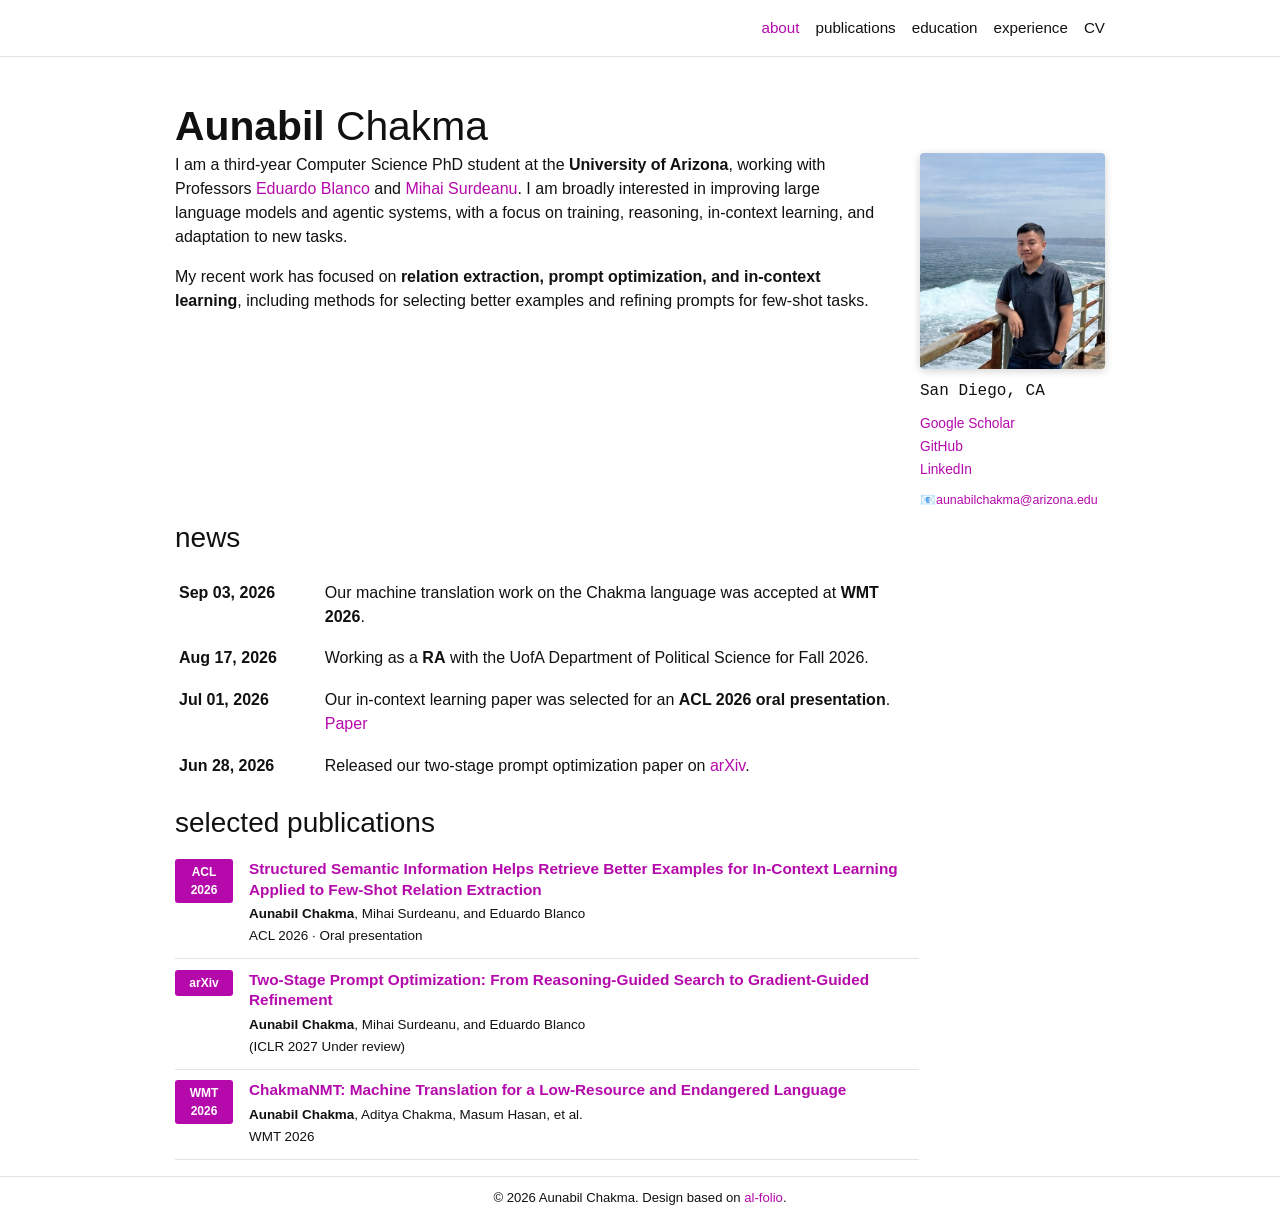
<file: index.html>
<!doctype html>
<html lang="en">
  <head>
    <meta charset="utf-8" />
    <meta name="viewport" content="width=device-width, initial-scale=1" />
    <meta
      name="description"
      content="Aunabil Chakma is a Computer Science PhD student researching natural language processing, large language models, and in-context learning."
    />
    <meta name="color-scheme" content="light" />
    <title>Aunabil Chakma</title>
    <link rel="stylesheet" href="assets/css/style.css" />
    <script defer src="assets/js/main.js"></script>
  </head>
  <body class="page-home">
    <a class="skip-link" href="#content">Skip to content</a>
    <header class="site-header">
      <nav class="nav container" aria-label="Primary navigation">
        <a class="brand" href="index.html">Aunabil Chakma</a>
        <button class="menu-button" type="button" aria-expanded="false" aria-controls="primary-links" aria-label="Toggle navigation">
          <span></span>
        </button>
        <div class="nav-links" id="primary-links">
          <a href="index.html" aria-current="page">about</a>
          <a href="publications.html">publications</a>
          <a href="education.html">education</a>
          <a href="experience.html">experience</a>
          <a href="cv.pdf">CV</a>
        </div>
      </nav>
    </header>

    <main class="page container" id="content">
      <header>
        <h1 class="page-title"><strong>Aunabil</strong> Chakma</h1>
        <!-- <p class="subtitle">PhD student in Computer Science at the University of Arizona</p> -->
      </header>

      <section class="intro" aria-label="Research profile">
        <div class="bio">
          <p>
            I am a third-year Computer Science PhD student at the <strong>University of Arizona</strong>, working with Professors
            <a href="https://eduardoblanco.github.io/">Eduardo Blanco</a> and
            <a href="https://surdeanu.cs.arizona.edu//mihai/">Mihai Surdeanu</a>. I am broadly interested in improving large language models and agentic systems, with a focus on training, reasoning, in-context learning, and adaptation to new tasks.
          </p>
          <p>
            My recent work has focused on <strong>relation extraction, prompt optimization, and in-context learning</strong>, including methods
            for selecting better examples and refining prompts for few-shot tasks.
          </p>
        </div>
        <aside class="profile">
          <img class="profile-photo" src="assets/img/profile_photo.jpg" alt="Aunabil Chakma" width="520" height="608" />
          <div class="profile-meta">
            <span>San Diego, CA</span>
          </div>
          <div class="profile-links" aria-label="Academic and professional profiles">
            <a href="https://scholar.google.com/citations?user=LQepJpUAAAAJ&amp;hl=en">Google Scholar</a>
            <a href="https://github.com/Aunabil4602">GitHub</a>
            <a href="https://www.linkedin.com/in/aunabil-chakma-56052119b">LinkedIn</a>
          </div>
          <a class="profile-email" href="mailto:aunabilchakma@arizona.edu">&#128231;aunabilchakma@arizona.edu</a>
        </aside>
      </section>

      <section class="home-news" aria-labelledby="news-heading">
        <h2 id="news-heading"><a href="news.html" style="color: inherit">news</a></h2>
        <div
          class="news-frame"
          data-news-source="news.html"
          tabindex="0"
          aria-label="Recent news; scroll for more"
          aria-live="polite"
        >
          <p>Loading news…</p>
        </div>
      </section>

      <section class="selected-publications" aria-labelledby="selected-publications-heading">
        <h2 id="selected-publications-heading"><a href="publications.html" style="color: inherit">selected publications</a></h2>
        <article class="publication">
          <span class="venue-badge">ACL 2026</span>
          <div>
            <h3 class="publication-title">
              <a href="https://aclanthology.org/2026.acl-long.1664/"
                >Structured Semantic Information Helps Retrieve Better Examples for In-Context Learning Applied to Few-Shot Relation Extraction</a
              >
            </h3>
            <p class="authors"><strong>Aunabil Chakma</strong>, Mihai Surdeanu, and Eduardo Blanco</p>
            <p class="venue">ACL 2026 · Oral presentation</p>
          </div>
        </article>
        <article class="publication">
          <span class="venue-badge">arXiv</span>
          <div>
            <h3 class="publication-title">
              <a href="https://arxiv.org/abs/2606.29639"
                >Two-Stage Prompt Optimization: From Reasoning-Guided Search to Gradient-Guided Refinement</a
              >
            </h3>
            <p class="authors"><strong>Aunabil Chakma</strong>, Mihai Surdeanu, and Eduardo Blanco</p>
            <p class="venue">(ICLR 2027 Under review)</p>
          </div>
        </article>
        <article class="publication">
          <span class="venue-badge">WMT 2026</span>
          <div>
            <h3 class="publication-title">
              <a href="https://arxiv.org/abs/2410.10219">ChakmaNMT: Machine Translation for a Low-Resource and Endangered Language</a>
            </h3>
            <p class="authors"><strong>Aunabil Chakma</strong>, Aditya Chakma, Masum Hasan, et al.</p>
            <p class="venue">WMT 2026</p>
          </div>
        </article>
      </section>
    </main>

    <footer class="site-footer">
      <div class="container">© 2026 Aunabil Chakma. Design based on <a href="https://github.com/alshedivat/al-folio">al-folio</a>.</div>
    </footer>
  </body>
</html>
</file>
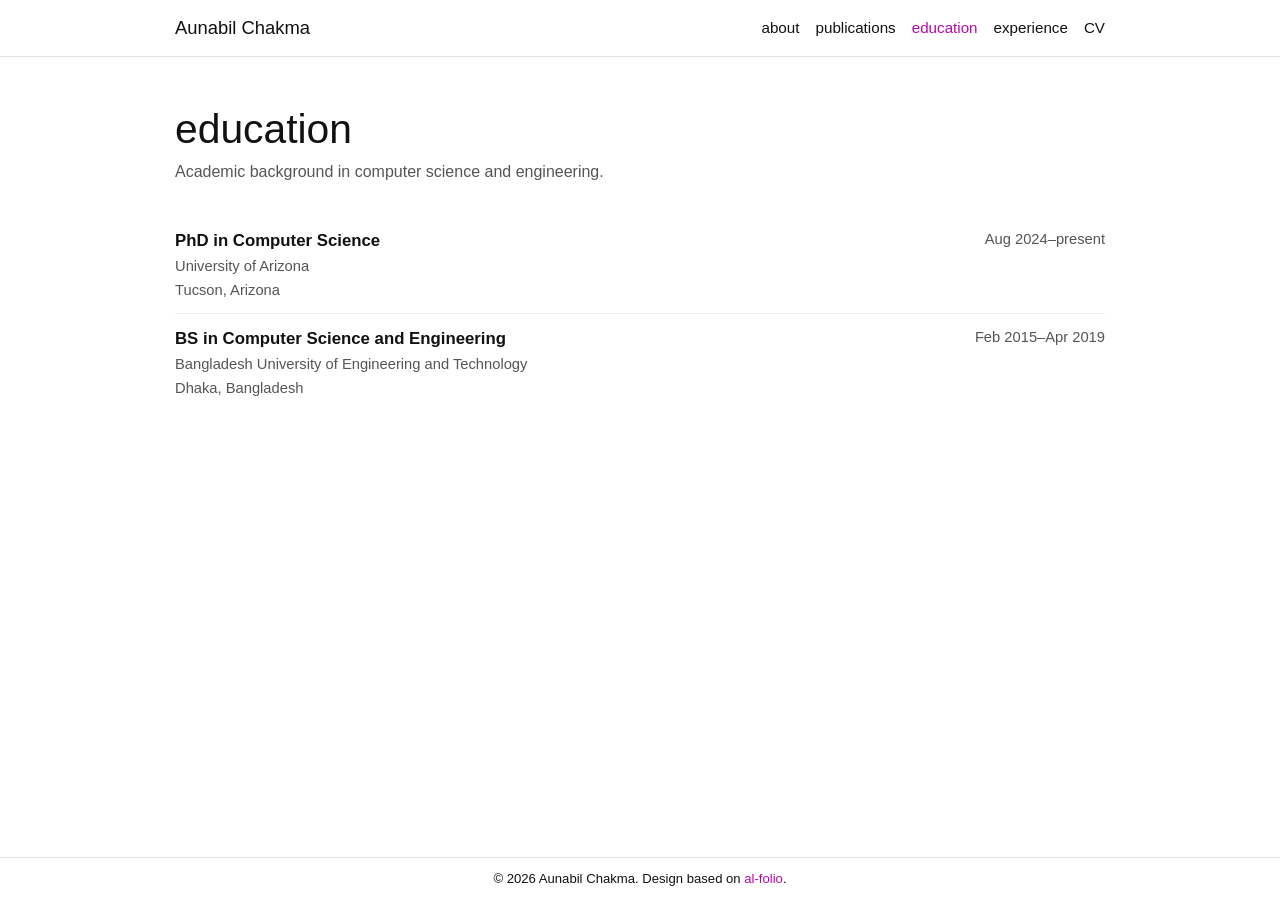
<file: education.html>
<!doctype html>
<html lang="en">
  <head>
    <meta charset="utf-8" />
    <meta name="viewport" content="width=device-width, initial-scale=1" />
    <meta name="description" content="Education of Aunabil Chakma." />
    <meta name="color-scheme" content="light" />
    <title>Education | Aunabil Chakma</title>
    <link rel="stylesheet" href="assets/css/style.css" />
    <script defer src="assets/js/main.js"></script>
  </head>
  <body>
    <a class="skip-link" href="#content">Skip to content</a>
    <header class="site-header">
      <nav class="nav container" aria-label="Primary navigation">
        <a class="brand" href="index.html">Aunabil Chakma</a>
        <button class="menu-button" type="button" aria-expanded="false" aria-controls="primary-links" aria-label="Toggle navigation">
          <span></span>
        </button>
        <div class="nav-links" id="primary-links">
          <a href="index.html">about</a>
          <a href="publications.html">publications</a>
          <a href="education.html" aria-current="page">education</a>
          <a href="experience.html">experience</a>
          <a href="cv.pdf">CV</a>
        </div>
      </nav>
    </header>

    <main class="page container" id="content">
      <h1 class="page-title">education</h1>
      <p class="lead">Academic background in computer science and engineering.</p>

      <section class="cv-section" aria-label="Degrees">
        <article class="cv-entry">
          <div>
            <h2 class="cv-entry-title">PhD in Computer Science</h2>
            <p class="cv-entry-subtitle">University of Arizona</p>
            <p class="cv-entry-detail">Tucson, Arizona</p>
          </div>
          <time class="cv-date">Aug 2024–present</time>
        </article>
        <article class="cv-entry">
          <div>
            <h2 class="cv-entry-title">BS in Computer Science and Engineering</h2>
            <p class="cv-entry-subtitle">Bangladesh University of Engineering and Technology</p>
            <p class="cv-entry-detail">Dhaka, Bangladesh</p>
          </div>
          <time class="cv-date">Feb 2015–Apr 2019</time>
        </article>
      </section>
    </main>

    <footer class="site-footer">
      <div class="container">© 2026 Aunabil Chakma. Design based on <a href="https://github.com/alshedivat/al-folio">al-folio</a>.</div>
    </footer>
  </body>
</html>
</file>
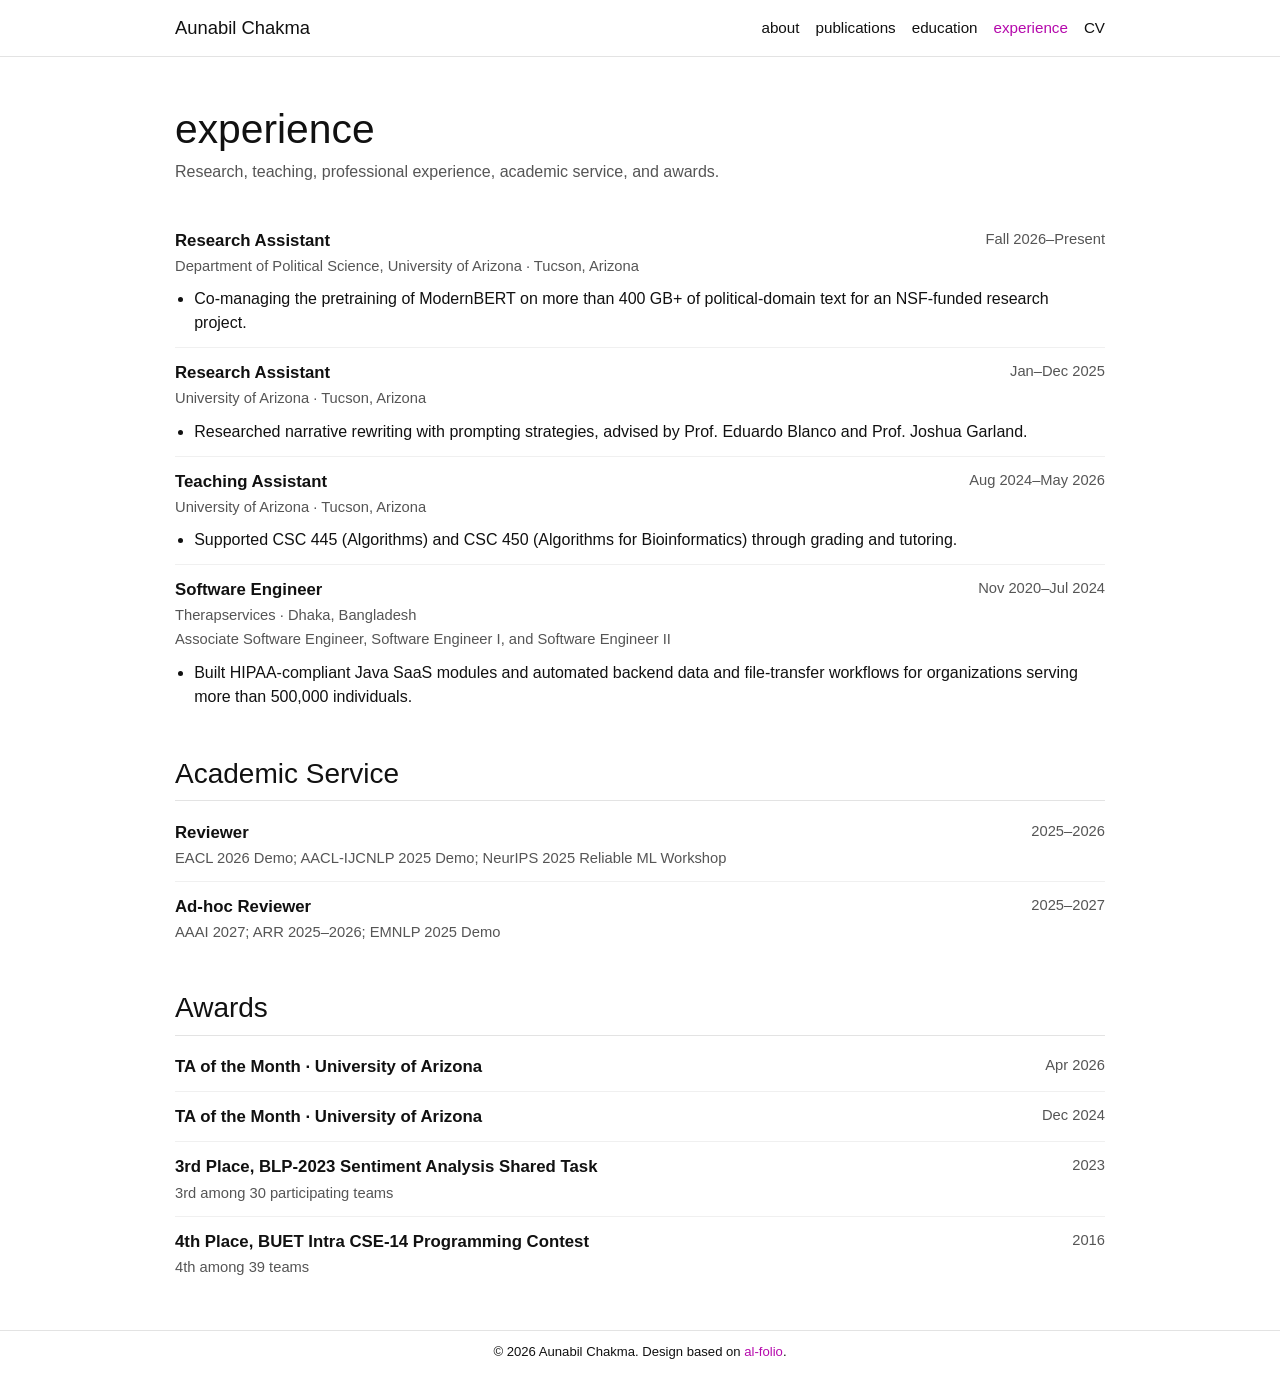
<file: experience.html>
<!doctype html>
<html lang="en">
  <head>
    <meta charset="utf-8" />
    <meta name="viewport" content="width=device-width, initial-scale=1" />
    <meta name="description" content="Research, teaching, and professional experience of Aunabil Chakma." />
    <meta name="color-scheme" content="light" />
    <title>Experience | Aunabil Chakma</title>
    <link rel="stylesheet" href="assets/css/style.css" />
    <script defer src="assets/js/main.js"></script>
  </head>
  <body>
    <a class="skip-link" href="#content">Skip to content</a>
    <header class="site-header">
      <nav class="nav container" aria-label="Primary navigation">
        <a class="brand" href="index.html">Aunabil Chakma</a>
        <button class="menu-button" type="button" aria-expanded="false" aria-controls="primary-links" aria-label="Toggle navigation">
          <span></span>
        </button>
        <div class="nav-links" id="primary-links">
          <a href="index.html">about</a>
          <a href="publications.html">publications</a>
          <a href="education.html">education</a>
          <a href="experience.html" aria-current="page">experience</a>
          <a href="cv.pdf">CV</a>
        </div>
      </nav>
    </header>

    <main class="page container" id="content">
      <h1 class="page-title">experience</h1>
      <p class="lead">Research, teaching, professional experience, academic service, and awards.</p>

      <section class="cv-section" aria-label="Experience">
        <article class="cv-entry">
          <div>
            <h2 class="cv-entry-title">Research Assistant</h2>
            <p class="cv-entry-subtitle">Department of Political Science, University of Arizona · Tucson, Arizona</p>
          </div>
          <time class="cv-date">Fall 2026–Present</time>
          <ul>
            <li>Co-managing the pretraining of ModernBERT on more than 400 GB+ of political-domain text for an NSF-funded research project.</li>
          </ul>
        </article>
        <article class="cv-entry">
          <div>
            <h2 class="cv-entry-title">Research Assistant</h2>
            <p class="cv-entry-subtitle">University of Arizona · Tucson, Arizona</p>
          </div>
          <time class="cv-date">Jan–Dec 2025</time>
          <ul>
            <li>Researched narrative rewriting with prompting strategies, advised by Prof. Eduardo Blanco and Prof. Joshua Garland.</li>
          </ul>
        </article>
        <article class="cv-entry">
          <div>
            <h2 class="cv-entry-title">Teaching Assistant</h2>
            <p class="cv-entry-subtitle">University of Arizona · Tucson, Arizona</p>
          </div>
          <time class="cv-date">Aug 2024–May 2026</time>
          <ul>
            <li>Supported CSC 445 (Algorithms) and CSC 450 (Algorithms for Bioinformatics) through grading and tutoring.</li>
          </ul>
        </article>
        <article class="cv-entry">
          <div>
            <h2 class="cv-entry-title">Software Engineer</h2>
            <p class="cv-entry-subtitle">Therapservices · Dhaka, Bangladesh</p>
            <p class="cv-entry-detail">Associate Software Engineer, Software Engineer I, and Software Engineer II</p>
          </div>
          <time class="cv-date">Nov 2020–Jul 2024</time>
          <ul>
            <li>
              Built HIPAA-compliant Java SaaS modules and automated backend data and file-transfer workflows for organizations serving more than
              500,000 individuals.
            </li>
          </ul>
        </article>
      </section>

      <section class="cv-section" aria-labelledby="service-heading">
        <h2 id="service-heading">Academic Service</h2>
        <article class="cv-entry">
          <div>
            <h3 class="cv-entry-title">Reviewer</h3>
            <p class="cv-entry-subtitle">EACL 2026 Demo; AACL-IJCNLP 2025 Demo; NeurIPS 2025 Reliable ML Workshop</p>
          </div>
          <time class="cv-date">2025–2026</time>
        </article>
        <article class="cv-entry">
          <div>
            <h3 class="cv-entry-title">Ad-hoc Reviewer</h3>
            <p class="cv-entry-subtitle">AAAI 2027; ARR 2025–2026; EMNLP 2025 Demo</p>
          </div>
          <time class="cv-date">2025–2027</time>
        </article>
      </section>

      <section class="cv-section" aria-labelledby="awards-heading">
        <h2 id="awards-heading">Awards</h2>
        <article class="cv-entry">
          <div><h3 class="cv-entry-title">TA of the Month · University of Arizona</h3></div>
          <time class="cv-date">Apr 2026</time>
        </article>
        <article class="cv-entry">
          <div><h3 class="cv-entry-title">TA of the Month · University of Arizona</h3></div>
          <time class="cv-date">Dec 2024</time>
        </article>
        <article class="cv-entry">
          <div>
            <h3 class="cv-entry-title">3rd Place, BLP-2023 Sentiment Analysis Shared Task</h3>
            <p class="cv-entry-subtitle">3rd among 30 participating teams</p>
          </div>
          <time class="cv-date">2023</time>
        </article>
        <article class="cv-entry">
          <div>
            <h3 class="cv-entry-title">4th Place, BUET Intra CSE-14 Programming Contest</h3>
            <p class="cv-entry-subtitle">4th among 39 teams</p>
          </div>
          <time class="cv-date">2016</time>
        </article>
      </section>
    </main>

    <footer class="site-footer">
      <div class="container">© 2026 Aunabil Chakma. Design based on <a href="https://github.com/alshedivat/al-folio">al-folio</a>.</div>
    </footer>
  </body>
</html>
</file>
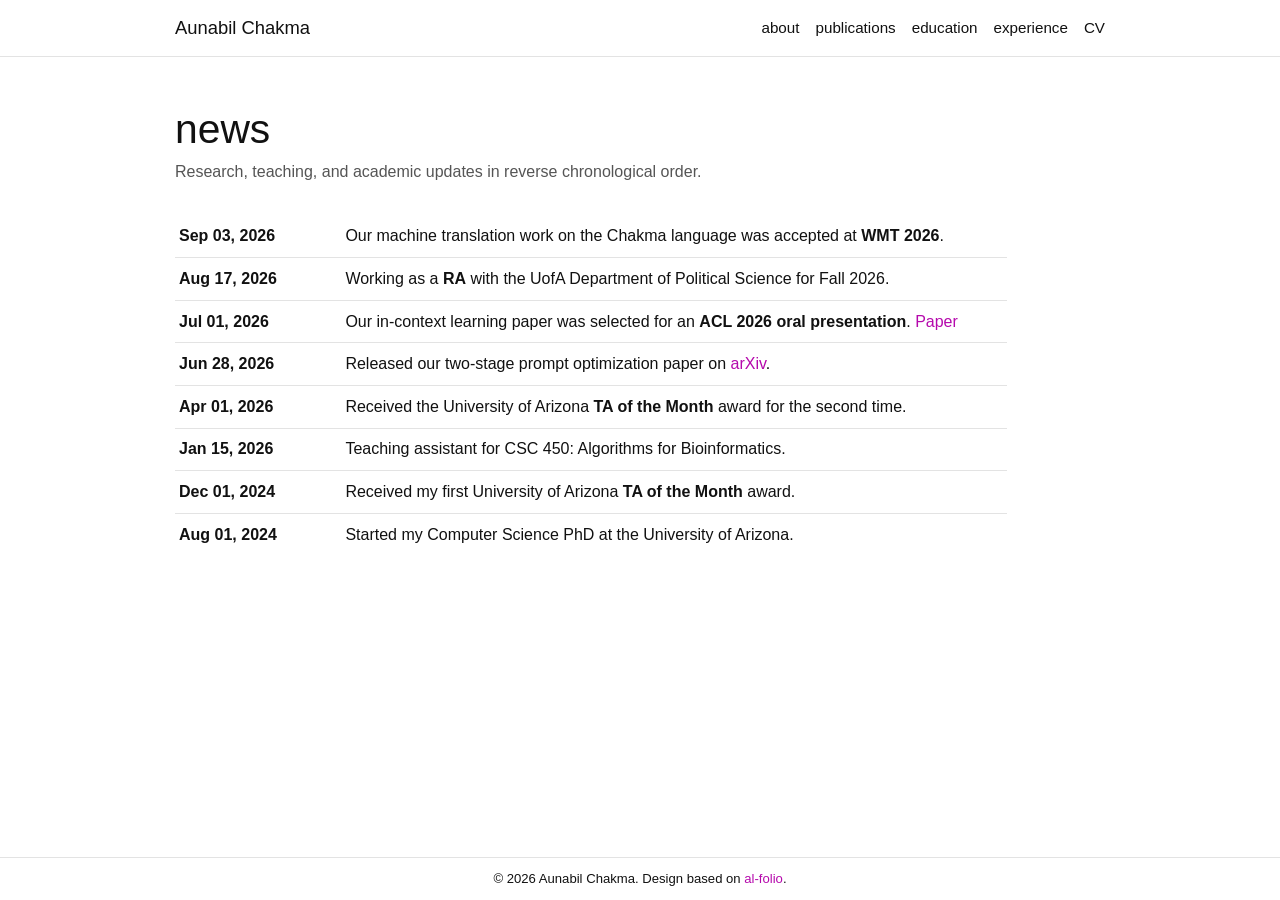
<file: news.html>
<!doctype html>
<html lang="en">
  <head>
    <meta charset="utf-8" />
    <meta name="viewport" content="width=device-width, initial-scale=1" />
    <meta name="description" content="Research and academic news from Aunabil Chakma." />
    <meta name="color-scheme" content="light" />
    <title>News | Aunabil Chakma</title>
    <link rel="stylesheet" href="assets/css/style.css" />
    <script defer src="assets/js/main.js"></script>
  </head>
  <body>
    <a class="skip-link" href="#content">Skip to content</a>
    <header class="site-header">
      <nav class="nav container" aria-label="Primary navigation">
        <a class="brand" href="index.html">Aunabil Chakma</a>
        <button class="menu-button" type="button" aria-expanded="false" aria-controls="primary-links" aria-label="Toggle navigation">
          <span></span>
        </button>
        <div class="nav-links" id="primary-links">
          <a href="index.html">about</a>
          <a href="publications.html">publications</a>
          <a href="education.html">education</a>
          <a href="experience.html">experience</a>
          <a href="cv.pdf">CV</a>
        </div>
      </nav>
    </header>

    <main class="page container" id="content">
      <h1 class="page-title">news</h1>
      <p class="lead">Research, teaching, and academic updates in reverse chronological order.</p>

      <div class="all-news">
        <table class="news-list">
          <tbody>
            <tr>
              <th scope="row"><time datetime="2026-09-03">Sep 03, 2026</time></th>
              <td>Our machine translation work on the Chakma language was accepted at <strong>WMT 2026</strong>.</td>
            </tr>
            <tr>
              <th scope="row"><time datetime="2026-08-17">Aug 17, 2026</time></th>
              <td>Working as a <strong>RA</strong> with the UofA Department of Political Science for Fall 2026.</td>
            </tr>
            <tr>
              <th scope="row"><time datetime="2026-07-01">Jul 01, 2026</time></th>
              <td>
                Our in-context learning paper was selected for an <strong>ACL 2026 oral presentation</strong>.
                <a href="https://aclanthology.org/2026.acl-long.1664/">Paper</a>
              </td>
            </tr>
            <tr>
              <th scope="row"><time datetime="2026-06-28">Jun 28, 2026</time></th>
              <td>Released our two-stage prompt optimization paper on <a href="https://arxiv.org/abs/2606.29639">arXiv</a>.</td>
            </tr>
            <tr>
              <th scope="row"><time datetime="2026-04-01">Apr 01, 2026</time></th>
              <td>Received the University of Arizona <strong>TA of the Month</strong> award for the second time.</td>
            </tr>
            <tr>
              <th scope="row"><time datetime="2026-01-15">Jan 15, 2026</time></th>
              <td>Teaching assistant for CSC 450: Algorithms for Bioinformatics.</td>
            </tr>
            <!-- <tr>
              <th scope="row"><time datetime="2025-12-01">Dec 01, 2025</time></th>
              <td>Reviewed for AACL-IJCNLP, NeurIPS Reliable ML, EMNLP Demo, and ARR.</td>
            </tr> -->
            <tr>
              <th scope="row"><time datetime="2024-12-01">Dec 01, 2024</time></th>
              <td>Received my first University of Arizona <strong>TA of the Month</strong> award.</td>
            </tr>
            <tr>
              <th scope="row"><time datetime="2024-08-01">Aug 01, 2024</time></th>
              <td>Started my Computer Science PhD at the University of Arizona.</td>
            </tr>
          </tbody>
        </table>
      </div>
    </main>

    <footer class="site-footer">
      <div class="container">© 2026 Aunabil Chakma. Design based on <a href="https://github.com/alshedivat/al-folio">al-folio</a>.</div>
    </footer>
  </body>
</html>
</file>
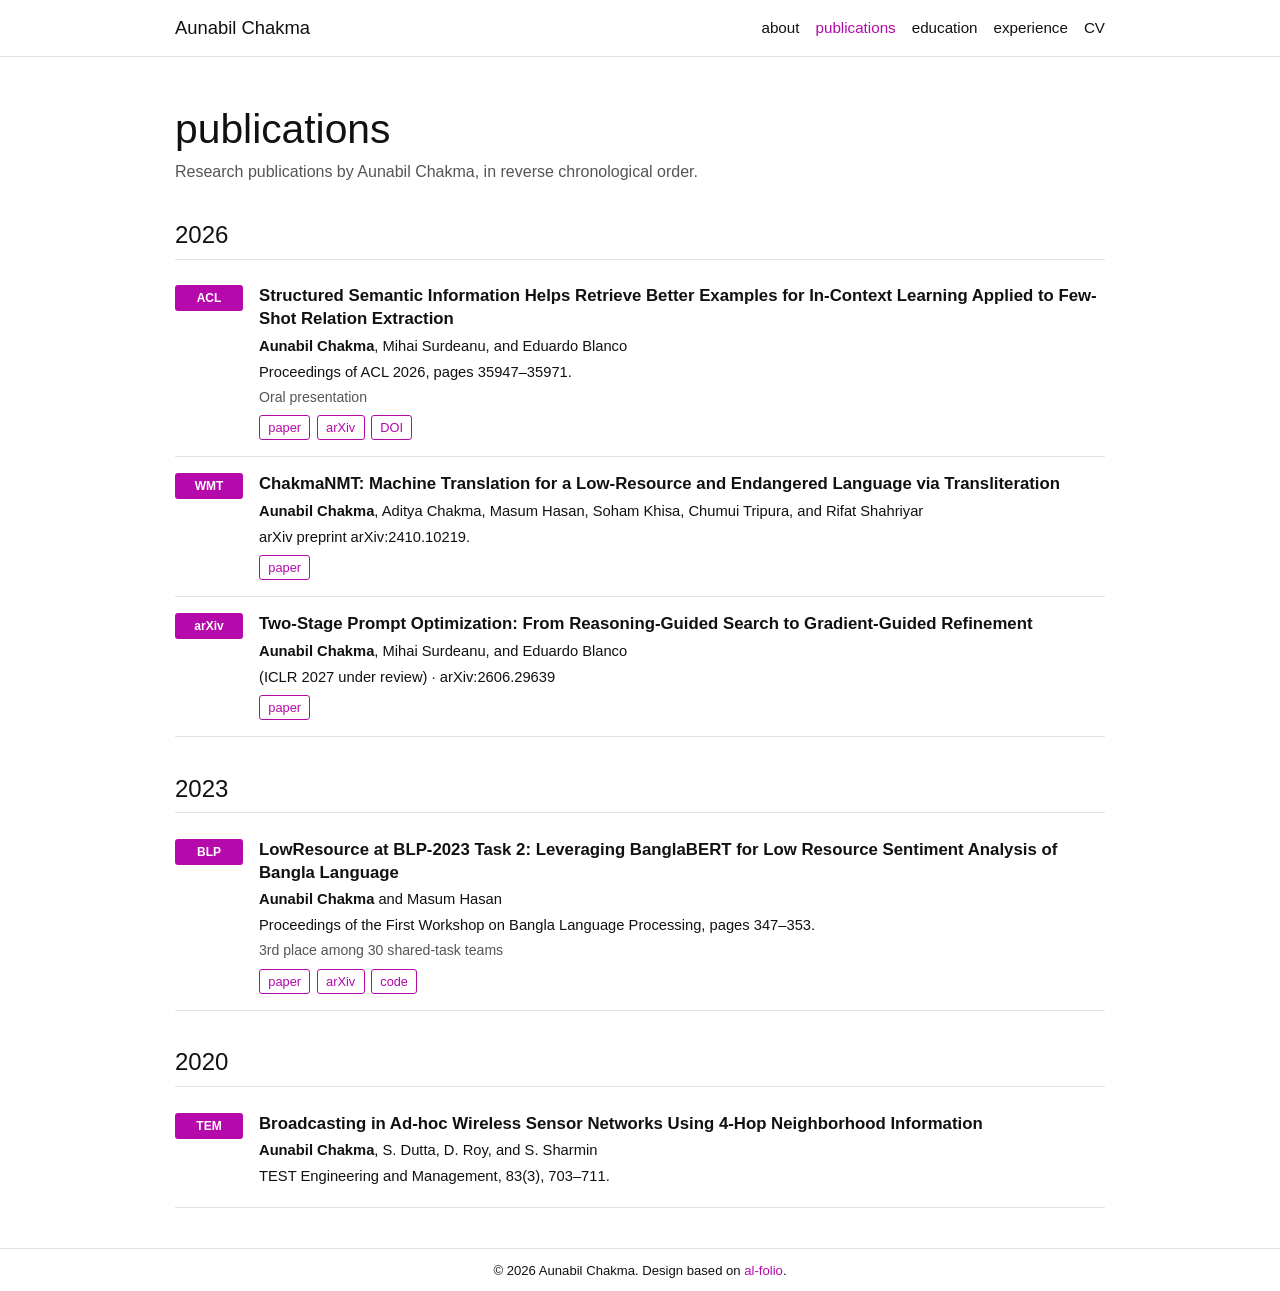
<file: publications.html>
<!doctype html>
<html lang="en">
  <head>
    <meta charset="utf-8" />
    <meta name="viewport" content="width=device-width, initial-scale=1" />
    <meta name="description" content="Research publications by Aunabil Chakma." />
    <meta name="color-scheme" content="light" />
    <title>Publications | Aunabil Chakma</title>
    <link rel="stylesheet" href="assets/css/style.css" />
    <script defer src="assets/js/main.js"></script>
  </head>
  <body>
    <a class="skip-link" href="#content">Skip to content</a>
    <header class="site-header">
      <nav class="nav container" aria-label="Primary navigation">
        <a class="brand" href="index.html">Aunabil Chakma</a>
        <button class="menu-button" type="button" aria-expanded="false" aria-controls="primary-links" aria-label="Toggle navigation">
          <span></span>
        </button>
        <div class="nav-links" id="primary-links">
          <a href="index.html">about</a>
          <a href="publications.html" aria-current="page">publications</a>
          <a href="education.html">education</a>
          <a href="experience.html">experience</a>
          <a href="cv.pdf">CV</a>
        </div>
      </nav>
    </header>

    <main class="page container" id="content">
      <h1 class="page-title">publications</h1>
      <p class="lead">Research publications by Aunabil Chakma, in reverse chronological order.</p>

      <section aria-labelledby="year-2026">
        <h2 class="year-heading" id="year-2026">2026</h2>
        <article class="publication">
          <span class="venue-badge">ACL</span>
          <div>
            <h3 class="publication-title">
              Structured Semantic Information Helps Retrieve Better Examples for In-Context Learning Applied to Few-Shot Relation Extraction
            </h3>
            <p class="authors"><strong>Aunabil Chakma</strong>, Mihai Surdeanu, and Eduardo Blanco</p>
            <p class="venue">Proceedings of ACL 2026, pages 35947–35971.</p>
            <p class="publication-note">Oral presentation</p>
            <div class="paper-links">
              <a class="button-link" href="https://aclanthology.org/2026.acl-long.1664/">paper</a>
              <a class="button-link" href="https://arxiv.org/abs/2601.20803">arXiv</a>
              <a class="button-link" href="https://doi.org/10.18653/v1/2026.acl-long.1664">DOI</a>
            </div>
          </div>
        </article>

        <article class="publication">
          <span class="venue-badge">WMT</span>
          <div>
            <h3 class="publication-title">ChakmaNMT: Machine Translation for a Low-Resource and Endangered Language via Transliteration</h3>
            <p class="authors"><strong>Aunabil Chakma</strong>, Aditya Chakma, Masum Hasan, Soham Khisa, Chumui Tripura, and Rifat Shahriyar</p>
            <p class="venue">arXiv preprint arXiv:2410.10219.</p>
            <div class="paper-links">
              <a class="button-link" href="https://arxiv.org/abs/2410.10219">paper</a>
            </div>
          </div>
        </article>

        <article class="publication">
          <span class="venue-badge">arXiv</span>
          <div>
            <h3 class="publication-title">
              Two-Stage Prompt Optimization: From Reasoning-Guided Search to Gradient-Guided Refinement
            </h3>
            <p class="authors"><strong>Aunabil Chakma</strong>, Mihai Surdeanu, and Eduardo Blanco</p>
            <p class="venue">(ICLR 2027 under review) · arXiv:2606.29639</p>
            <div class="paper-links">
              <a class="button-link" href="https://arxiv.org/abs/2606.29639">paper</a>
            </div>
          </div>
        </article>
      </section>

      <!-- <section aria-labelledby="year-2025">
        <h2 class="year-heading" id="year-2025">2026</h2>
      </section> -->

      <section aria-labelledby="year-2023">
        <h2 class="year-heading" id="year-2023">2023</h2>
        <article class="publication">
          <span class="venue-badge">BLP</span>
          <div>
            <h3 class="publication-title">
              LowResource at BLP-2023 Task 2: Leveraging BanglaBERT for Low Resource Sentiment Analysis of Bangla Language
            </h3>
            <p class="authors"><strong>Aunabil Chakma</strong> and Masum Hasan</p>
            <p class="venue">Proceedings of the First Workshop on Bangla Language Processing, pages 347–353.</p>
            <p class="publication-note">3rd place among 30 shared-task teams</p>
            <div class="paper-links">
              <a class="button-link" href="https://aclanthology.org/2023.banglalp-1.47/">paper</a>
              <a class="button-link" href="https://arxiv.org/abs/2311.12735">arXiv</a>
              <a class="button-link" href="https://github.com/Aunabil4602/bnlp-workshop-task2-2023">code</a>
            </div>
          </div>
        </article>
      </section>

      <section aria-labelledby="year-2020">
        <h2 class="year-heading" id="year-2020">2020</h2>
        <article class="publication">
          <span class="venue-badge">TEM</span>
          <div>
            <h3 class="publication-title">Broadcasting in Ad-hoc Wireless Sensor Networks Using 4-Hop Neighborhood Information</h3>
            <p class="authors"><strong>Aunabil Chakma</strong>, S. Dutta, D. Roy, and S. Sharmin</p>
            <p class="venue">TEST Engineering and Management, 83(3), 703–711.</p>
          </div>
        </article>
      </section>
    </main>

    <footer class="site-footer">
      <div class="container">© 2026 Aunabil Chakma. Design based on <a href="https://github.com/alshedivat/al-folio">al-folio</a>.</div>
    </footer>
  </body>
</html>
</file>
<file: assets/css/style.css>
:root {
  --theme: #b509ac;
  --theme-dark: #85077f;
  --text: #111;
  --muted: #555;
  --border: #e3e3e3;
  --surface: #f7f7f7;
  --max-width: 930px;
}

* {
  box-sizing: border-box;
}

html {
  color-scheme: light;
  scroll-behavior: smooth;
}

body {
  display: flex;
  min-height: 100vh;
  margin: 0;
  color: var(--text);
  background: #fff;
  font-family:
    Roboto,
    -apple-system,
    BlinkMacSystemFont,
    "Segoe UI",
    Arial,
    sans-serif;
  font-size: 16px;
  line-height: 1.5;
  flex-direction: column;
}

a {
  color: var(--theme);
  text-decoration: none;
}

a:hover,
a:focus-visible {
  color: var(--theme-dark);
  text-decoration: underline;
}

button,
a {
  -webkit-tap-highlight-color: transparent;
}

img {
  display: block;
  height: auto;
  max-width: 100%;
}

.container {
  width: min(calc(100% - 2rem), var(--max-width));
  margin-inline: auto;
}

.skip-link {
  position: fixed;
  z-index: 100;
  top: 0.5rem;
  left: 0.5rem;
  padding: 0.5rem 0.75rem;
  color: #fff;
  background: var(--theme);
  transform: translateY(-150%);
}

.skip-link:focus {
  transform: translateY(0);
}

.site-header {
  position: sticky;
  z-index: 20;
  top: 0;
  min-height: 57px;
  border-bottom: 1px solid var(--border);
  background: rgba(255, 255, 255, 0.98);
}

.nav {
  display: flex;
  min-height: 56px;
  align-items: center;
  justify-content: space-between;
}

.brand {
  color: var(--text);
  font-size: 1.15rem;
  font-weight: 500;
}

.brand:hover,
.brand:focus-visible {
  color: var(--text);
  text-decoration: none;
}

.nav-links {
  display: flex;
  align-items: center;
  gap: 1rem;
}

.nav-links a {
  color: var(--text);
  font-size: 0.95rem;
}

.nav-links a:hover,
.nav-links a:focus-visible,
.nav-links a[aria-current="page"] {
  color: var(--theme);
  text-decoration: none;
}

.menu-button {
  display: none;
  width: 2.5rem;
  height: 2.5rem;
  padding: 0.5rem;
  border: 0;
  background: transparent;
  cursor: pointer;
}

.menu-button span,
.menu-button::before,
.menu-button::after {
  display: block;
  width: 100%;
  height: 2px;
  margin: 5px 0;
  background: var(--text);
  content: "";
}

.page {
  flex: 1;
  padding-block: 3rem 2.5rem;
}

.page-title {
  margin: 0 0 0.15rem;
  font-size: clamp(2rem, 5vw, 2.55rem);
  font-weight: 400;
  line-height: 1.2;
}

.page-title strong {
  font-weight: 700;
}

.subtitle,
.lead {
  color: var(--muted);
}

.subtitle {
  margin: 0.35rem 0 1rem;
}

.lead {
  max-width: 46rem;
  margin: 0.35rem 0 2rem;
}

h2 {
  margin: 2rem 0 0.8rem;
  font-size: 1.75rem;
  font-weight: 400;
}

h3 {
  margin: 0;
  font-size: 1.05rem;
}

p {
  margin: 0 0 1rem;
}

.intro {
  display: grid;
  grid-template-columns: minmax(0, 1fr) 185px;
  gap: 2rem;
  align-items: start;
}

.bio strong {
  font-weight: 650;
}

.profile-photo {
  width: 185px;
  border-radius: 4px;
  box-shadow: 0 2px 8px rgb(0 0 0 / 18%);
}

.profile-meta {
  margin-top: 0.65rem;
  font-family: ui-monospace, SFMono-Regular, Menlo, Consolas, monospace;
  line-height: 1.45;
}

.profile-meta span {
  display: block;
}

.profile-links {
  display: flex;
  margin-top: 0.7rem;
  flex-direction: column;
  gap: 0.15rem;
  font-size: 0.86rem;
}

.profile-email {
  display: block;
  margin-top: 0.6rem;
  overflow-wrap: anywhere;
  font-size: 0.78rem;
}

.home-news {
  width: 80%;
  margin-top: 0.5rem;
}

.home-news h2 {
  margin-top: 0;
}

.news-frame {
  max-height: 13rem;
  overflow-y: auto;
  overscroll-behavior: contain;
  scrollbar-gutter: stable;
}

.news-list {
  width: 100%;
  border-collapse: collapse;
}

.news-list th,
.news-list td {
  padding: 0.55rem 0.25rem;
  vertical-align: top;
  text-align: left;
}

.news-list th {
  width: 20%;
  min-width: 112px;
  font-weight: 650;
  white-space: nowrap;
}

.selected-publications {
  width: 80%;
  margin-top: 1.4rem;
}

.selected-publications h2 {
  margin: 0 0 0.25rem;
}

.selected-publications .publication {
  grid-template-columns: 58px minmax(0, 1fr);
  padding: 0.65rem 0;
}

.selected-publications .publication-title {
  font-size: 0.96rem;
}

.selected-publications .authors,
.selected-publications .venue {
  margin-bottom: 0.1rem;
  font-size: 0.84rem;
}

.year-heading {
  margin: 2.1rem 0 0.6rem;
  padding-bottom: 0.35rem;
  border-bottom: 1px solid var(--border);
  font-size: 1.5rem;
  font-weight: 400;
}

.publication {
  display: grid;
  grid-template-columns: 68px minmax(0, 1fr);
  gap: 1rem;
  padding: 1rem 0;
  border-bottom: 1px solid var(--border);
}

.venue-badge {
  display: inline-block;
  align-self: start;
  padding: 0.25rem 0.45rem;
  border-radius: 3px;
  color: #fff;
  background: var(--theme);
  text-align: center;
  font-size: 0.75rem;
  font-weight: 700;
}

.publication-title {
  margin-bottom: 0.25rem;
  font-weight: 650;
  line-height: 1.35;
}

.authors,
.venue,
.publication-note {
  margin-bottom: 0.25rem;
}

.authors,
.venue {
  font-size: 0.92rem;
}

.publication-note {
  color: var(--muted);
  font-size: 0.88rem;
}

.paper-links {
  display: flex;
  margin-top: 0.45rem;
  flex-wrap: wrap;
  gap: 0.4rem;
}

.button-link {
  display: inline-block;
  padding: 0.18rem 0.52rem;
  border: 1px solid var(--theme);
  border-radius: 3px;
  font-size: 0.8rem;
  line-height: 1.35;
}

.button-link:hover,
.button-link:focus-visible {
  color: #fff;
  background: var(--theme);
  text-decoration: none;
}

.cv-header {
  display: flex;
  align-items: start;
  justify-content: space-between;
  gap: 1rem;
}

.primary-button {
  display: inline-block;
  padding: 0.45rem 0.8rem;
  border: 1px solid var(--theme);
  border-radius: 3px;
  white-space: nowrap;
}

.primary-button:hover,
.primary-button:focus-visible {
  color: #fff;
  background: var(--theme);
  text-decoration: none;
}

.cv-toolbar {
  display: flex;
  margin-bottom: 0.75rem;
  align-items: center;
  justify-content: flex-end;
  gap: 1rem;
}

.cv-zoom-controls {
  display: flex;
  align-items: center;
  gap: 0.55rem;
}

.zoom-button {
  width: 2.2rem;
  height: 2.2rem;
  padding: 0;
  border: 1px solid var(--border);
  border-radius: 3px;
  color: var(--text);
  background: #fff;
  font-size: 1.3rem;
  line-height: 1;
  cursor: pointer;
}

.zoom-button:hover,
.zoom-button:focus-visible {
  border-color: var(--theme);
  color: var(--theme);
}

#cv-zoom-level {
  min-width: 3.2rem;
  color: #fff;
  text-align: center;
  font-size: 0.9rem;
}

.pdfjs-frame {
  width: 100%;
  height: calc(100vh - 220px);
  min-height: 620px;
  padding: 0 1rem 1rem;
  border: 1px solid var(--border);
  overflow: auto;
  background: #525659;
  scrollbar-gutter: stable;
}

.pdf-frame-toolbar {
  position: sticky;
  z-index: 2;
  top: 0;
  display: flex;
  margin: 0 -1rem 1rem;
  padding: 0.55rem 1rem;
  align-items: center;
  background: rgb(49 52 54 / 96%);
  box-shadow: 0 2px 6px rgb(0 0 0 / 25%);
}

.pdf-page {
  display: block;
  margin: 0 auto 1rem;
  background: #fff;
  box-shadow: 0 2px 10px rgb(0 0 0 / 30%);
}

.pdf-page:last-child {
  margin-bottom: 0;
}

.pdf-status {
  margin: 1rem;
  color: #fff;
  text-align: center;
}

.cv-section {
  margin-top: 2rem;
}

.cv-section > h2 {
  margin-bottom: 0.4rem;
  padding-bottom: 0.35rem;
  border-bottom: 1px solid var(--border);
}

.cv-entry {
  display: grid;
  grid-template-columns: minmax(0, 1fr) auto;
  gap: 0.3rem 1.5rem;
  padding: 0.75rem 0;
}

.cv-entry + .cv-entry {
  border-top: 1px solid #f0f0f0;
}

.cv-entry-title {
  font-weight: 650;
}

.cv-entry h2.cv-entry-title {
  margin: 0;
  font-size: 1.05rem;
}

.cv-entry-subtitle,
.cv-entry-detail,
.cv-entry p {
  margin: 0.12rem 0 0;
}

.cv-entry-subtitle,
.cv-entry-detail,
.cv-date {
  color: var(--muted);
  font-size: 0.92rem;
}

.cv-date {
  text-align: right;
  white-space: nowrap;
}

.cv-entry ul {
  grid-column: 1 / -1;
  margin: 0.35rem 0 0 1.2rem;
  padding: 0;
}

.tag-list {
  display: flex;
  margin: 0.5rem 0 0;
  padding: 0;
  flex-wrap: wrap;
  gap: 0.5rem;
  list-style: none;
}

.tag-list li {
  padding: 0.28rem 0.55rem;
  border-radius: 3px;
  background: var(--surface);
}

.all-news {
  max-width: 52rem;
}

.all-news .news-list tr + tr {
  border-top: 1px solid var(--border);
}

.site-footer {
  padding: 0.7rem 0;
  border-top: 1px solid var(--border);
  text-align: center;
  font-size: 0.82rem;
}

.page-home .page {
  padding-block: 2.8rem 1rem;
}

@media (min-width: 801px) and (min-height: 800px) {
  .page-home {
    min-height: 100vh;
  }

  .page-home .page {
    min-height: calc(100vh - 104px);
  }

  .page-home .site-footer {
    min-height: 47px;
  }
}

@media (min-width: 801px) {
  .page-home .brand {
    visibility: hidden;
  }
}

@media (max-width: 800px) {
  .container {
    width: min(calc(100% - 2rem), var(--max-width));
  }

  .menu-button {
    display: block;
  }

  .nav-links {
    position: absolute;
    top: 57px;
    right: 0;
    left: 0;
    display: none;
    padding: 0.75rem 1rem 1rem;
    border-bottom: 1px solid var(--border);
    background: #fff;
    box-shadow: 0 5px 12px rgb(0 0 0 / 8%);
    flex-direction: column;
    align-items: stretch;
    gap: 0;
  }

  .nav-links.is-open {
    display: flex;
  }

  .nav-links a {
    padding: 0.65rem 0;
  }

  .page {
    padding-block: 2rem;
  }

  .intro {
    grid-template-columns: 1fr;
    gap: 1.25rem;
  }

  .profile {
    grid-row: 1;
    justify-self: center;
    text-align: center;
  }

  .profile-photo {
    width: min(230px, 70vw);
  }

  .home-news,
  .selected-publications {
    width: 100%;
  }

  .bio {
    grid-row: 2;
  }

  .publication {
    grid-template-columns: 55px minmax(0, 1fr);
    gap: 0.75rem;
  }

  .cv-header {
    display: block;
  }

  .primary-button {
    margin-top: 0.75rem;
  }

  .cv-toolbar {
    align-items: flex-start;
  }

  .cv-toolbar .primary-button {
    margin-top: 0;
  }

  .pdfjs-frame {
    height: 50vh;
    min-height: 360px;
    padding: 0 0.5rem 0.5rem;
  }

  .pdf-frame-toolbar {
    margin: 0 -0.5rem 0.5rem;
    padding: 0.45rem 0.5rem;
  }
}

@media (max-width: 520px) {
  .news-list,
  .news-list tbody,
  .news-list tr,
  .news-list th,
  .news-list td {
    display: block;
  }

  .news-list tr {
    padding: 0.45rem 0;
  }

  .news-list th,
  .news-list td {
    width: auto;
    min-width: 0;
    padding: 0.1rem 0;
    white-space: normal;
  }

  .cv-entry {
    grid-template-columns: 1fr;
  }

  .cv-date {
    text-align: left;
  }

  .publication {
    grid-template-columns: 1fr;
  }

  .venue-badge {
    justify-self: start;
  }
}

@media print {
  .site-header,
  .site-footer,
  .primary-button,
  .page {
    padding: 0;
  }

  a {
    color: inherit;
  }
}
</file>
